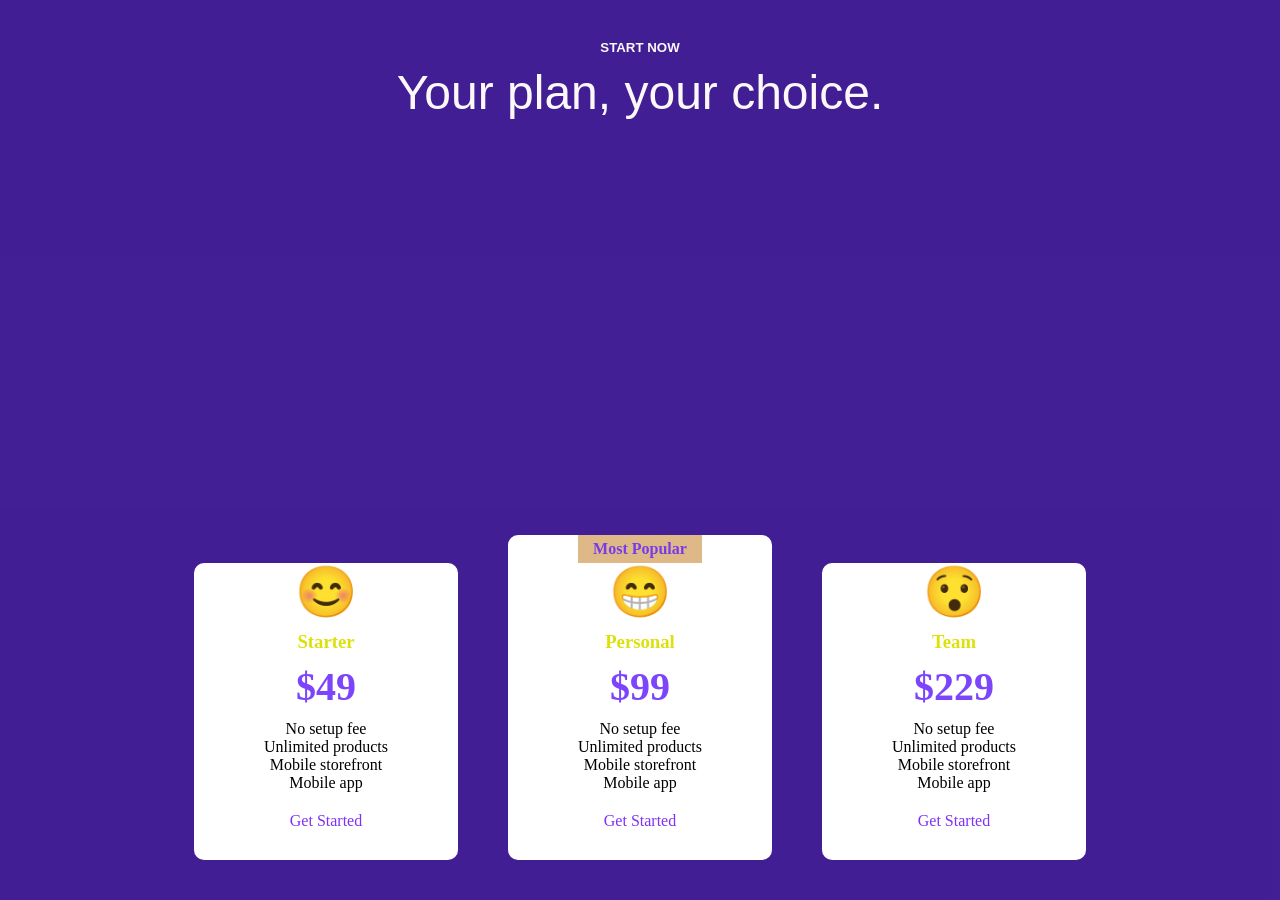
<file: flexbox.html>
<!DOCTYPE html>
<html lang="en">
<head>
    <meta charset="UTF-8">
    <meta name="viewport" content="width=device-width, initial-scale=1.0">
    <title>Flexbox</title>
    <link rel="stylesheet" href="CSS/flexbox.css" type="text/css">
</head>
<body>
    <header>
        <div class="header-content">
            <h5>START NOW</h5>
            <H1>Your plan, your choice.</H1>
        </div>
    </header>
    <div class="container">
        <div class="box">
            <span style="font-size: 50px;">&#x1F60A;</span>
            <h3>Starter</h3>
            <h2>$49</h2>
            <p>No setup fee <br> Unlimited products <br>Mobile storefront <br>Mobile app</p>
            <a href="#">Get Started</a>
        </div>
        <div class="box">
            <h4>Most Popular</h4>
            <span style="font-size: 50px;">&#x1F601;</span>
            <h3>Personal</h3>
            <h2>$99</h2>
            <p>No setup fee <br> Unlimited products <br>Mobile storefront <br>Mobile app</p>
            <a href="#">Get Started</a>
        </div>
        <div class="box">
            <span style="font-size: 50px;">&#x1F62F;</span>
            <h3>Team</h3>
            <h2>$229</h2>
            <p>No setup fee <br> Unlimited products <br>Mobile storefront <br>Mobile app</p>
            <a href="#">Get Started</a>
        </div>
    </div>    
</body>
</html>
</file>
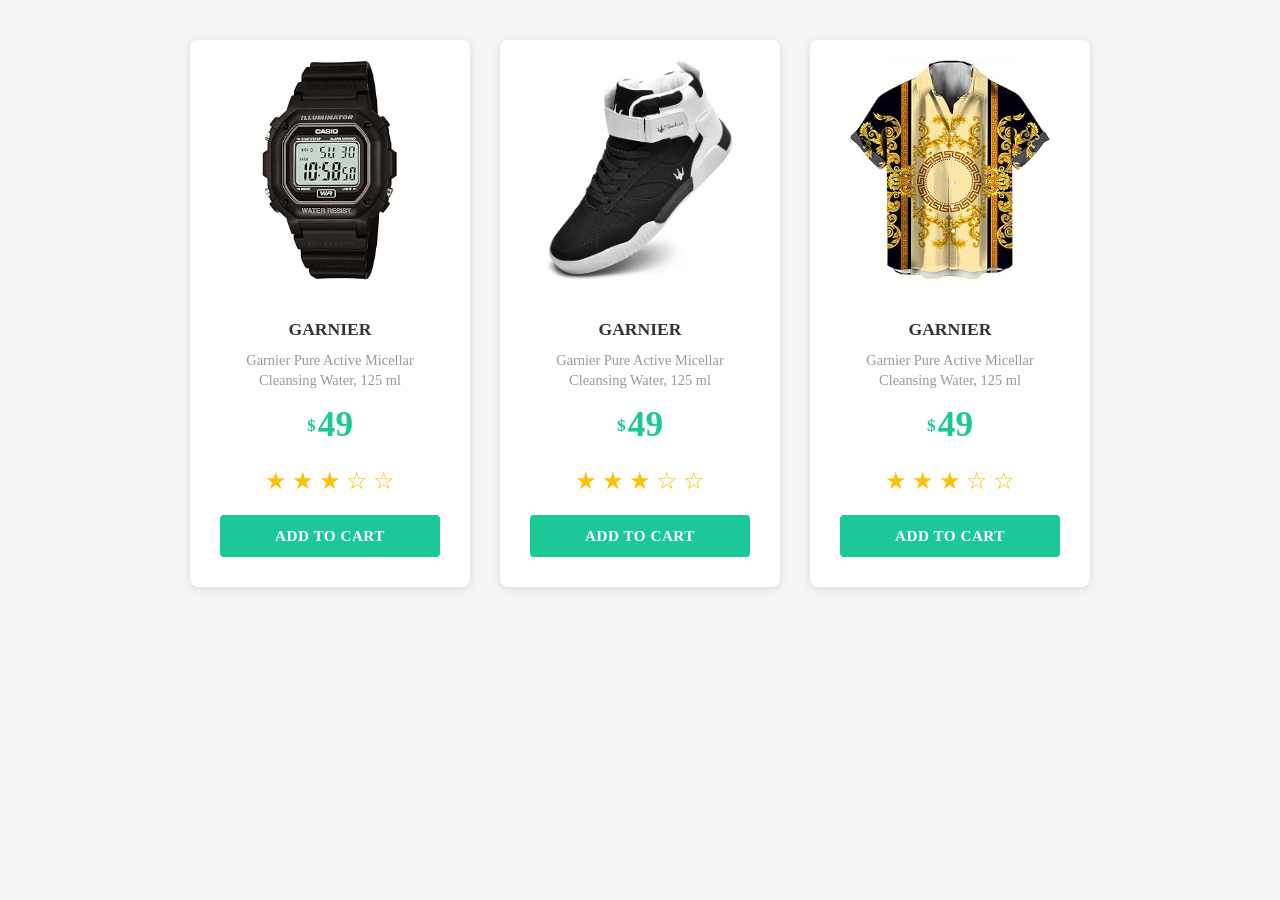
<file: tarjeta.html>
<!DOCTYPE html>
<html lang="en">
<head>
    <meta charset="UTF-8">
    <meta name="viewport" content="width=device-width, initial-scale=1.0">
    <title>Tarjeta</title>
    <link rel="stylesheet" href="CSS/tarjeta.css" type="text/css">
</head>
<body>
    <div class="container">
        <div class="box">
            <img src="imagenes/tarjeta/reloj.jpg" alt="Reloj" class="img">
            <h3>GARNIER</h3>
            <p>Garnier Pure Active Micellar <br> 
            Cleansing Water, 125 ml</p>
            <h2><span class="currency">$</span>49</h2>
            <div>
                <span class="estrellas">&#9733;</span>
                <span class="estrellas">&#9733;</span>
                <span class="estrellas">&#9733;</span>
                <span class="estrellas">&#9734;</span>
                <span class="estrellas">&#9734;</span>
            </div>
            <a href="#">ADD TO CART</a>
        </div>
        <div class="box">
            <img src="imagenes/tarjeta/tenis.jpg" alt="Tenis" class="img">
            <h3>GARNIER</h3>
            <p>Garnier Pure Active Micellar <br> 
            Cleansing Water, 125 ml</p>
            <h2><span class="currency">$</span>49</h2>
            <div>
                <span class="estrellas">&#9733;</span>
                <span class="estrellas">&#9733;</span>
                <span class="estrellas">&#9733;</span>
                <span class="estrellas">&#9734;</span>
                <span class="estrellas">&#9734;</span>
            </div>
            <a href="#">ADD TO CART</a>
        </div>
        <div class="box">
            <img src="imagenes/tarjeta/camiseta.jpg" alt="Camiseta" class="img">
            <h3>GARNIER</h3>
            <p>Garnier Pure Active Micellar <br> 
            Cleansing Water, 125 ml</p>
            <h2><span class="currency">$</span>49</h2>
            <div>
                <span class="estrellas">&#9733;</span>
                <span class="estrellas">&#9733;</span>
                <span class="estrellas">&#9733;</span>
                <span class="estrellas">&#9734;</span>
                <span class="estrellas">&#9734;</span>
            </div>
            <a href="#">ADD TO CART</a>
        </div>
    </div>    
</body>
</html>
</file>
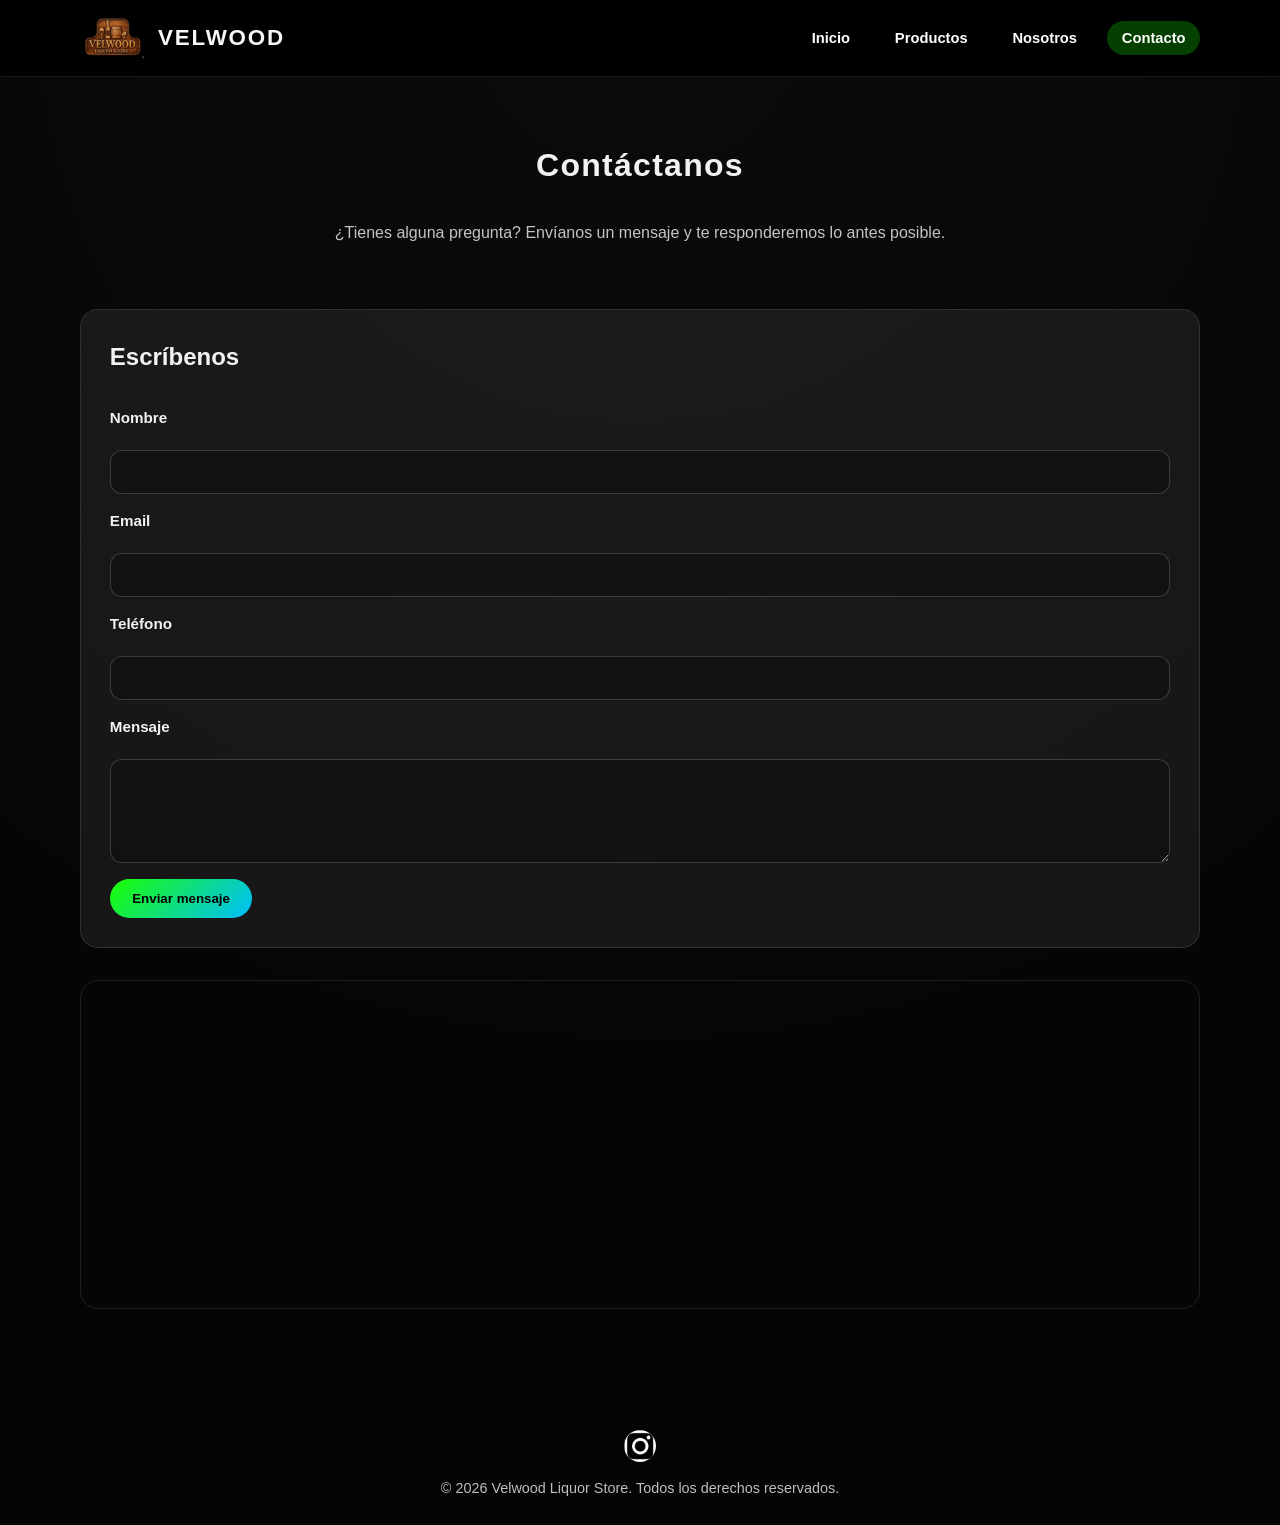
<file: velwood/contacto.html>
<!DOCTYPE html>
<html lang="en">
<head>
    <meta charset="UTF-8">
    <meta name="viewport" content="width=device-width, initial-scale=1.0">
    <link rel="stylesheet" href="CSS/velwoodestilo.css" type="text/css">
    <title>Velwood Liquor Store | Contacto</title>
</head>
<body>
<header class="header">
    <div class="container">
        <nav class="navbar">
            <a href="velwood.html" class="logo"><img src="img/velwood1.png" alt="Velwood logo"><span class="site-title">Velwood</span></a>
            <ul class="nav-links">
                <li><a href="velwood.html">Inicio</a></li>
                <li><a href="productos.html">Productos</a></li>
                <li><a href="nosotros.html">Nosotros</a></li>
                <li><a href="contacto.html" class="active">Contacto</a></li>
            </ul>
        </nav>
    </div>
</header>
<main>
    <section class="section">
        <div class="container">
            <h1 class="section-title">Contáctanos</h1>
            <p style="text-align:center; max-width: 700px; margin: 0 auto 2rem; color: rgba(242,242,242,0.8);">¿Tienes alguna pregunta? Envíanos un mensaje y te responderemos lo antes posible.</p>
            <div class="contact-section">
                <form class="contact-form" action="#" method="post">
                    <h2>Escríbenos</h2>
                    <label for="name">Nombre</label>
                    <input type="text" id="name" name="name" required>

                    <label for="email">Email</label>
                    <input type="email" id="email" name="email" required>

                    <label for="phone">Teléfono</label>
                    <input type="tel" id="phone" name="phone">

                    <label for="message">Mensaje</label>
                    <textarea id="message" name="message" rows="5" required></textarea>

                    <button type="submit">Enviar mensaje</button>
                </form>

                <div class="contact-map">
                    <iframe src="https://www.google.com/maps/embed?pb=!1m18!1m12!1m3!1d17953.316396456274!2d-69.80563711284178!3d18.4929674!2m3!1f0!2f0!3f0!3m2!1i1024!2i768!4f13.1!3m3!1m2!1s0x8eaf8763ae71e967%3A0x911077dbe8482dc7!2sVelwoodliquorstore!5e1!3m2!1ses!2sdo!4v1773759353758!5m2!1ses!2sdo" allowfullscreen="" loading="lazy" referrerpolicy="no-referrer-when-downgrade"></iframe>
                </div>
            </div>
        </div>
    </section>
</main>
<footer class="site-footer">
    <div class="container">
        <div class="social-icons">
            <a href="https://www.instagram.com/velwoodliquorstore1?igsh=YWNtdXJycGJtZHV1"><img src="img/iconoinstagram.jpg" alt="Instagram" class="imgfooter"></a>
        </div>
        <p>&copy; 2026 Velwood Liquor Store. Todos los derechos reservados.</p>
    </div>
</footer>
</body>
</html>
</file>
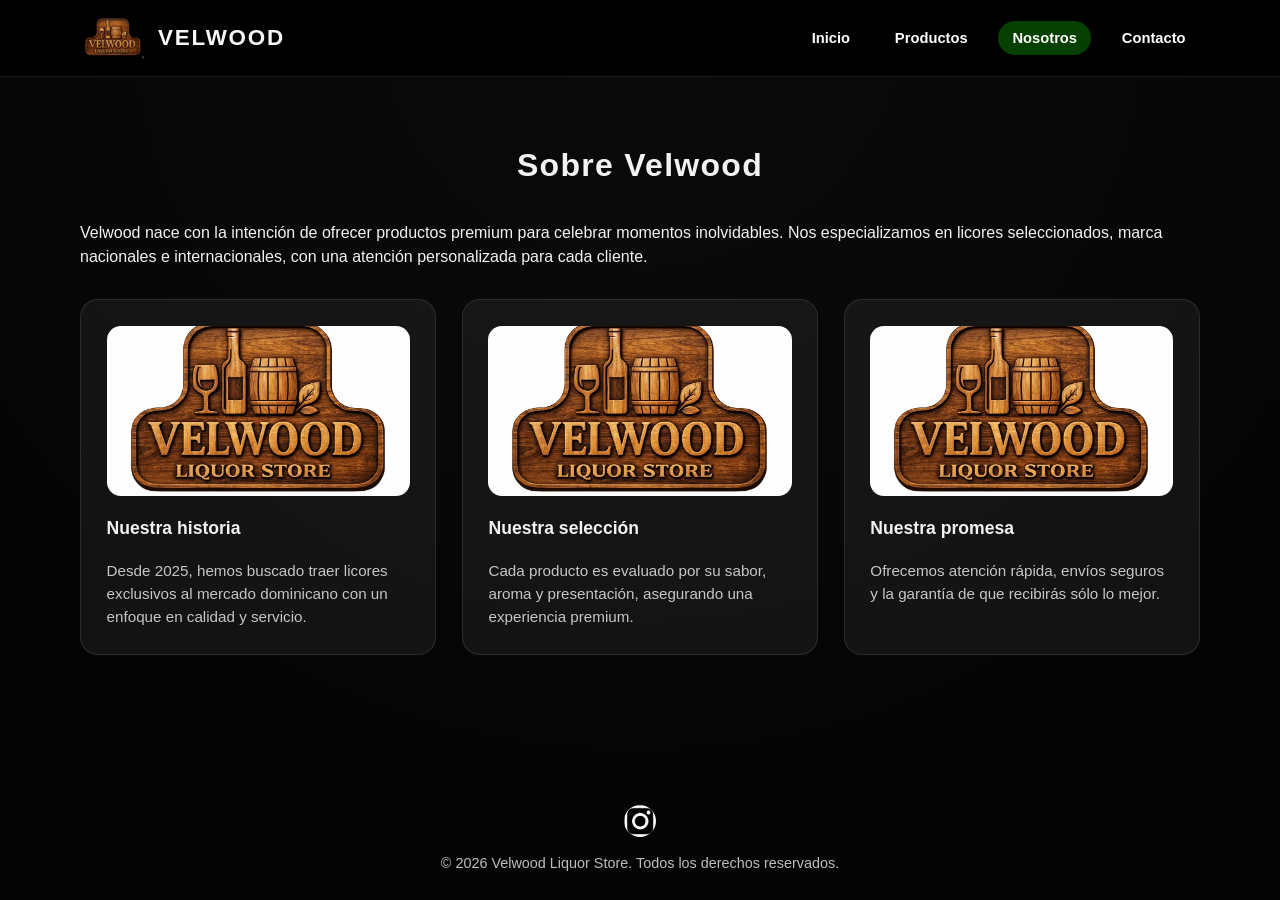
<file: velwood/nosotros.html>
<!DOCTYPE html>
<html lang="en">
<head>
    <meta charset="UTF-8">
    <meta name="viewport" content="width=device-width, initial-scale=1.0">
    <link rel="stylesheet" href="CSS/velwoodestilo.css" type="text/css">
    <title>Velwood Liquor Store | Nosotros</title>
</head>
<body>
<header class="header">
    <div class="container">
        <nav class="navbar">
            <a href="velwood.html" class="logo"><img src="img/velwood1.png" alt="Velwood logo"><span class="site-title">Velwood</span></a>
            <ul class="nav-links">
                <li><a href="velwood.html">Inicio</a></li>
                <li><a href="productos.html">Productos</a></li>
                <li><a href="nosotros.html" class="active">Nosotros</a></li>
                <li><a href="contacto.html">Contacto</a></li>
            </ul>
        </nav>
    </div>
</header>
<main>
    <section class="section">
        <div class="container">
            <h1 class="section-title">Sobre Velwood</h1>
            <p>Velwood nace con la intención de ofrecer productos premium para celebrar momentos inolvidables. Nos especializamos en licores seleccionados, marca nacionales e internacionales, con una atención personalizada para cada cliente.</p>
            <div class="product-grid">
                <article class="product-card">
                    <img src="img/velwood-logo.jpg" alt="Nuestra historia">
                    <h3>Nuestra historia</h3>
                    <p>Desde 2025, hemos buscado traer licores exclusivos al mercado dominicano con un enfoque en calidad y servicio.</p>
                </article>
                <article class="product-card">
                    <img src="img/velwood-logo.jpg" alt="Nuestra selección">
                    <h3>Nuestra selección</h3>
                    <p>Cada producto es evaluado por su sabor, aroma y presentación, asegurando una experiencia premium.</p>
                </article>
                <article class="product-card">
                    <img src="img/velwood-logo.jpg" alt="Nuestra promesa">
                    <h3>Nuestra promesa</h3>
                    <p>Ofrecemos atención rápida, envíos seguros y la garantía de que recibirás sólo lo mejor.</p>
                </article>
            </div>
        </div>
    </section>
</main>
<footer class="site-footer">
    <div class="container">
        <div class="social-icons">
            <a href="https://www.instagram.com/velwoodliquorstore1?igsh=YWNtdXJycGJtZHV1"><img src="img/iconoinstagram.jpg" alt="Instagram" class="imgfooter"></a>
        </div>
        <p>&copy; 2026 Velwood Liquor Store. Todos los derechos reservados.</p>
    </div>
</footer>
</body>
</html>
</file>
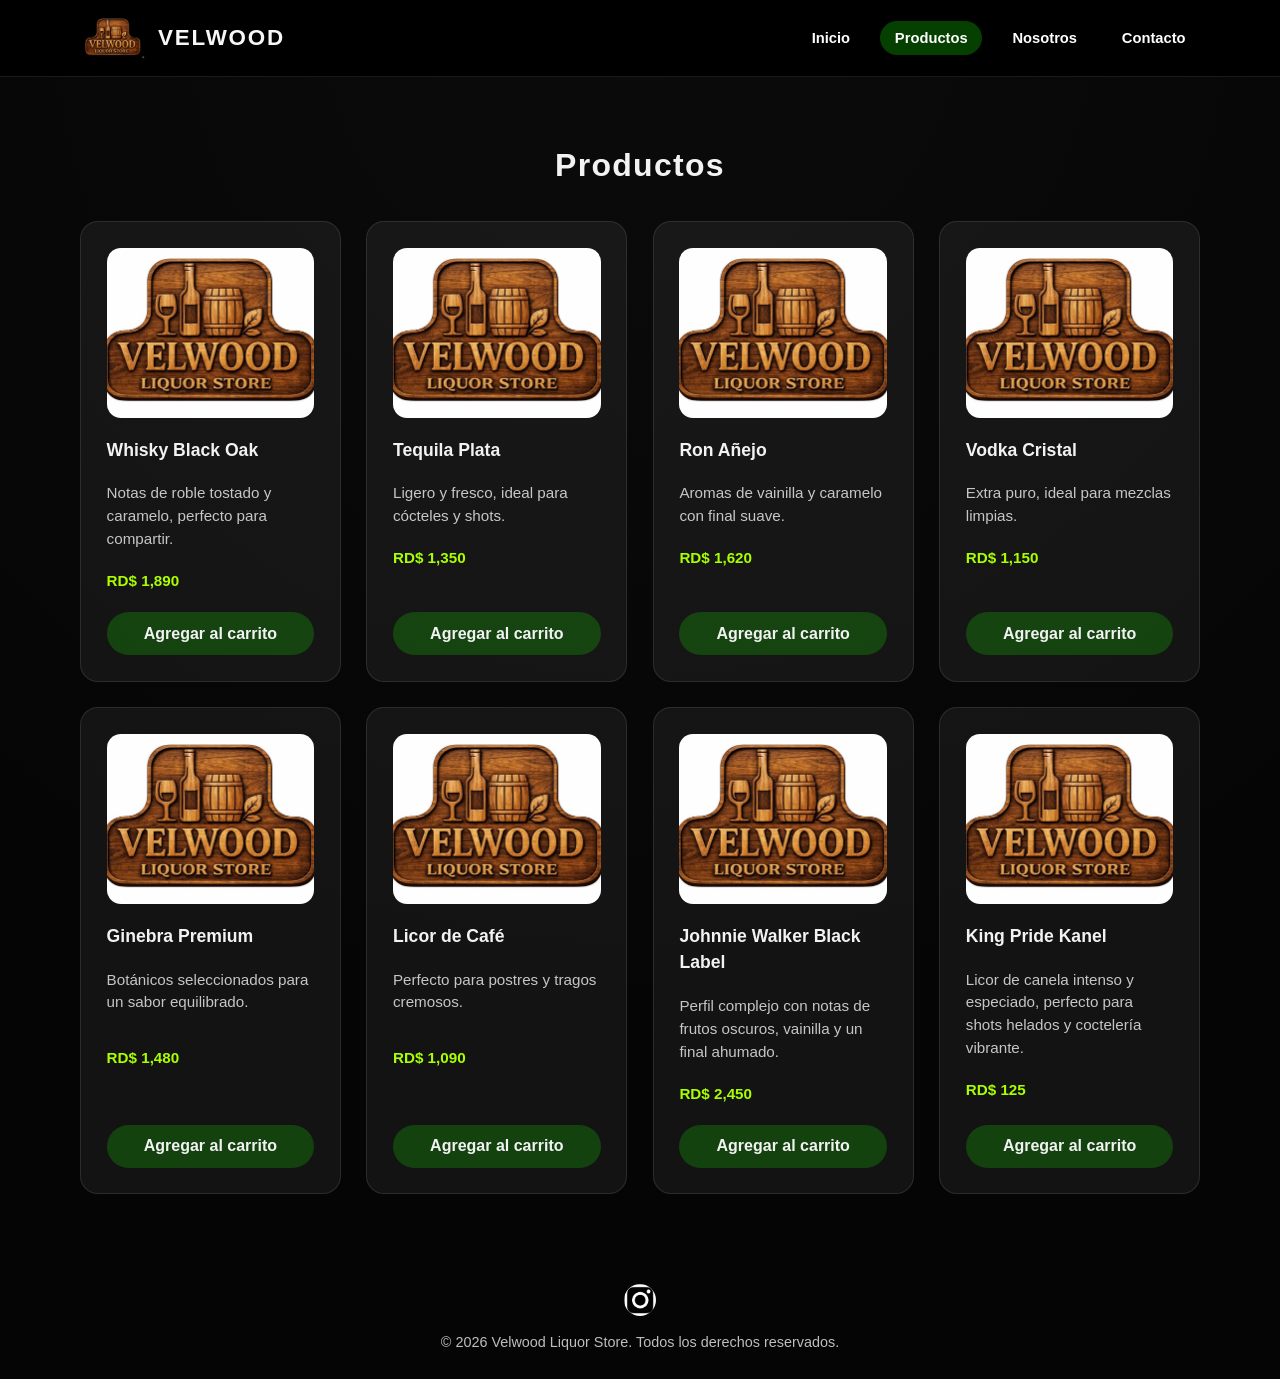
<file: velwood/productos.html>
<!DOCTYPE html>
<html lang="en">
<head>
    <meta charset="UTF-8">
    <meta name="viewport" content="width=device-width, initial-scale=1.0">
    <link rel="stylesheet" href="CSS/velwoodestilo.css" type="text/css">
    <title>Velwood Liquor Store | Productos</title>
</head>
<body>
<header class="header">
    <div class="container">
        <nav class="navbar">
            <a href="velwood.html" class="logo"><img src="img/velwood1.png" alt="Velwood logo"><span class="site-title">Velwood</span></a>
            <ul class="nav-links">
                <li><a href="velwood.html">Inicio</a></li>
                <li><a href="productos.html" class="active">Productos</a></li>
                <li><a href="nosotros.html">Nosotros</a></li>
                <li><a href="contacto.html">Contacto</a></li>
            </ul>
        </nav>
    </div>
</header>
<main>
    <section class="section">
        <div class="container">
            <h1 class="section-title">Productos</h1>
            <div class="product-grid">
                <article class="product-card"><img src="img/velwood-logo.jpg" alt="Whisky Black Oak">
                    <h3>Whisky Black Oak</h3>
                    <p>Notas de roble tostado y caramelo, perfecto para compartir.</p>
                    <p class="price">RD$ 1,890</p>
                    <a class="btn" href="#">Agregar al carrito</a>
                </article>
                <article class="product-card">
                    <img src="img/velwood-logo.jpg" alt="Tequila Plata">
                    <h3>Tequila Plata</h3>
                    <p>Ligero y fresco, ideal para cócteles y shots.</p>
                    <p class="price">RD$ 1,350</p>
                    <a class="btn" href="#">Agregar al carrito</a>
                </article>
                <article class="product-card">
                    <img src="img/velwood-logo.jpg" alt="Ron Añejo">
                    <h3>Ron Añejo</h3>
                    <p>Aromas de vainilla y caramelo con final suave.</p>
                    <p class="price">RD$ 1,620</p>
                    <a class="btn" href="#">Agregar al carrito</a>
                </article>
                <article class="product-card">
                    <img src="img/velwood-logo.jpg" alt="Vodka Cristal">
                    <h3>Vodka Cristal</h3>
                    <p>Extra puro, ideal para mezclas limpias.</p>
                    <p class="price">RD$ 1,150</p>
                    <a class="btn" href="#">Agregar al carrito</a>
                </article>
                <article class="product-card">
                    <img src="img/velwood-logo.jpg" alt="Ginebra Premium">
                    <h3>Ginebra Premium</h3>
                    <p>Botánicos seleccionados para un sabor equilibrado.</p>
                    <p class="price">RD$ 1,480</p>
                    <a class="btn" href="#">Agregar al carrito</a>
                </article>
                <article class="product-card">
                    <img src="img/velwood-logo.jpg" alt="Licor de Café">
                    <h3>Licor de Café</h3>
                    <p>Perfecto para postres y tragos cremosos.</p>
                    <p class="price">RD$ 1,090</p>
                    <a class="btn" href="#">Agregar al carrito</a>
                </article>
                <article class="product-card"><img src="img/velwood-logo.jpg" alt="Whisky Black Oak">
                    <h3>Johnnie Walker Black Label</h3>
                    <p>Perfil complejo con notas de frutos oscuros, vainilla y un final ahumado.</p>
                    <p class="price">RD$ 2,450</p>
                    <a class="btn" href="#">Agregar al carrito</a>
                </article>
                <article class="product-card"><img src="img/velwood-logo.jpg" alt="Whisky Black Oak">
                    <h3>King Pride Kanel</h3>
                    <p>Licor de canela intenso y especiado, perfecto para shots helados y coctelería vibrante.</p>
                    <p class="price">RD$ 125</p>
                    <a class="btn" href="#">Agregar al carrito</a>
                </article>
            </div>
        </div>
    </section>
</main>

<footer class="site-footer">
    <div class="container">
        <div class="social-icons">
            <a href="https://www.instagram.com/velwoodliquorstore1?igsh=YWNtdXJycGJtZHV1"><img src="img/iconoinstagram.jpg" alt="Instagram" class="imgfooter"></a>
        </div>
        <p>&copy; 2026 Velwood Liquor Store. Todos los derechos reservados.</p>
    </div>
</footer>
</body>
</html>
</file>
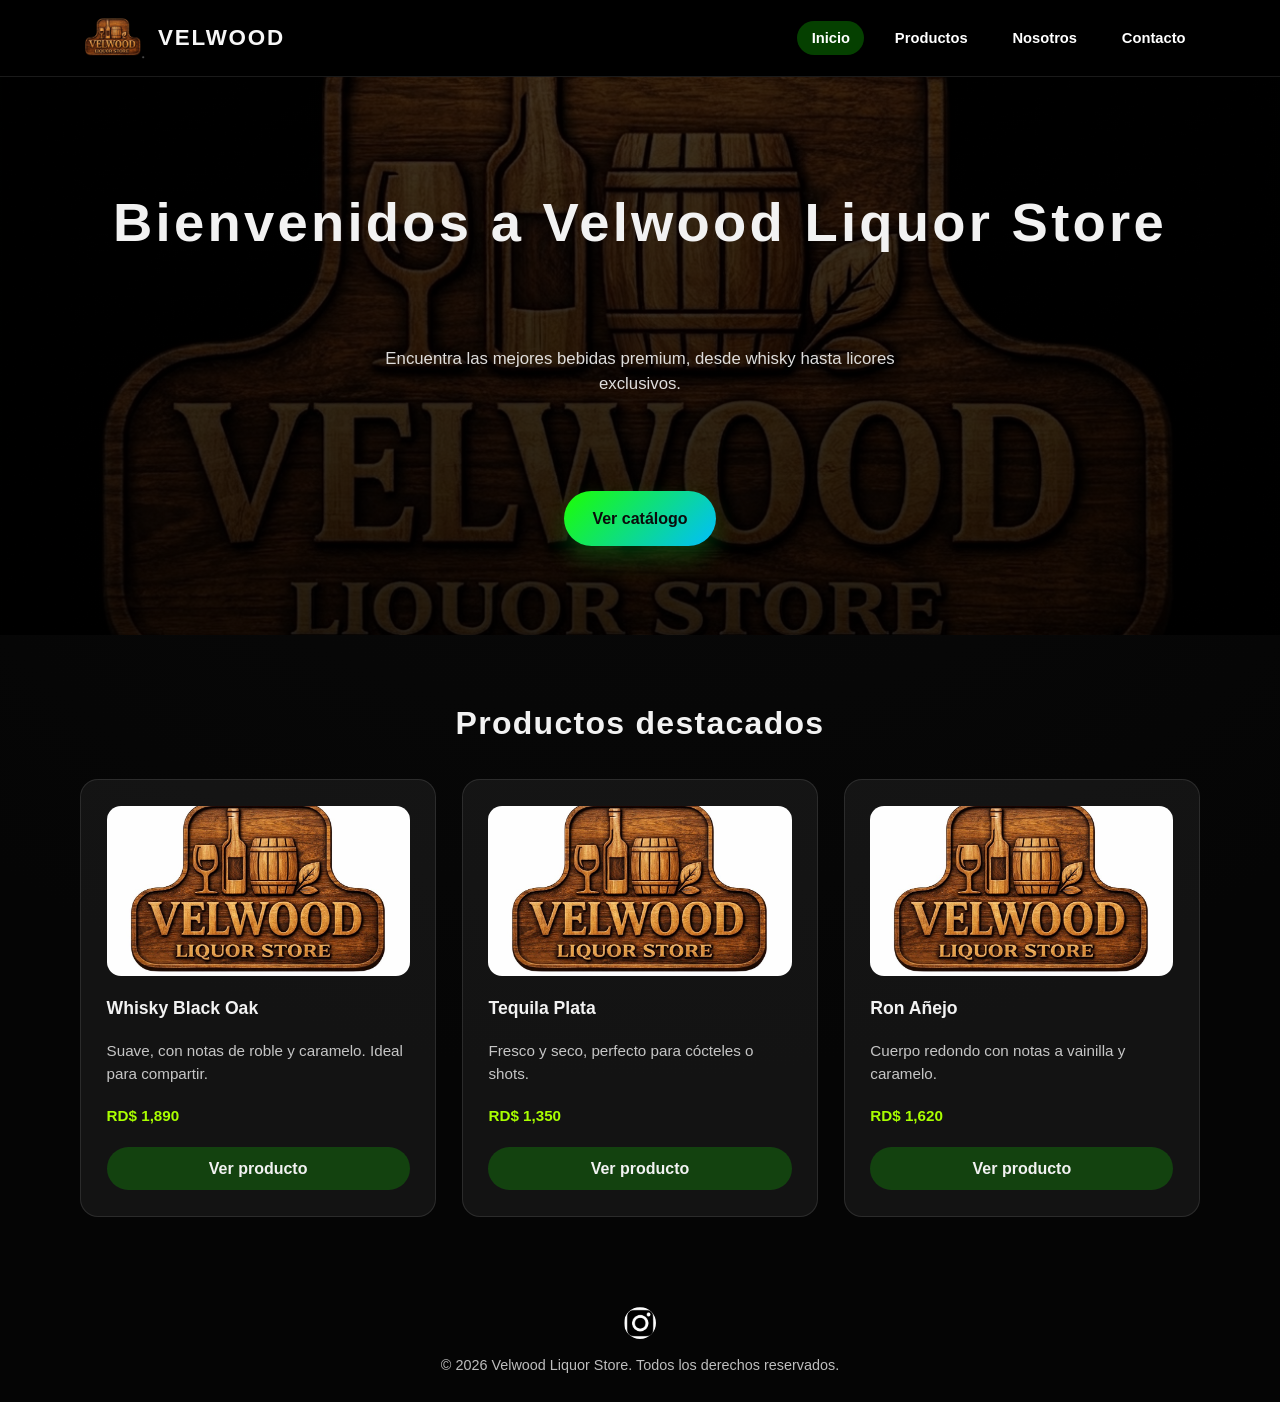
<file: velwood/velwood.html>
<!DOCTYPE html>
<html lang="es">
<head>
    <meta charset="UTF-8">
    <meta name="viewport" content="width=device-width, initial-scale=1.0">
    <title>Velwood Liquor Store | Inicio</title>
    <link rel="stylesheet" href="CSS/velwoodestilo.css" type="text/css">
</head>
<body>
<header class="header">
    <div class="container">
        <nav class="navbar">
            <a href="velwood.html" class="logo"><img src="img/velwood1.png" alt="Velwood logo"><span class="site-title">Velwood</span></a>
            <ul class="nav-links">
                <li><a href="velwood.html" class="active">Inicio</a></li>
                <li><a href="productos.html">Productos</a></li>
                <li><a href="nosotros.html">Nosotros</a></li>
                <li><a href="contacto.html">Contacto</a></li>
            </ul>
        </nav>
    </div>
</header>

<main>
    <section class="hero">
        <h1>Bienvenidos a Velwood Liquor Store</h1>
        <p>Encuentra las mejores bebidas premium, desde whisky hasta licores exclusivos.</p>
        <a href="productos.html" class="btn-cta">Ver catálogo</a>
    </section>
    <section class="section">
        <div class="container">
            <h2 class="section-title">Productos destacados</h2>
            <div class="product-grid">
                <article class="product-card">
                    <img src="img/velwood-logo.jpg" alt="Producto destacado 1">
                    <h3>Whisky Black Oak</h3>
                    <p>Suave, con notas de roble y caramelo. Ideal para compartir.</p>
                    <p class="price">RD$ 1,890</p>
                    <a class="btn" href="productos.html">Ver producto</a>
                </article>
                <article class="product-card">
                    <img src="img/velwood-logo.jpg" alt="Producto destacado 2">
                    <h3>Tequila Plata</h3>
                    <p>Fresco y seco, perfecto para cócteles o shots.</p>
                    <p class="price">RD$ 1,350</p>
                    <a class="btn" href="productos.html">Ver producto</a>
                </article>
                <article class="product-card">
                    <img src="img/velwood-logo.jpg" alt="Producto destacado 3">
                    <h3>Ron Añejo</h3>
                    <p>Cuerpo redondo con notas a vainilla y caramelo.</p>
                    <p class="price">RD$ 1,620</p>
                    <a class="btn" href="productos.html">Ver producto</a>
                </article>
            </div>
        </div>
    </section>
</main>
<footer class="site-footer">
    <div class="container">
        <div class="social-icons">
            <a href="https://www.instagram.com/velwoodliquorstore1?igsh=YWNtdXJycGJtZHV1"><img src="img/iconoinstagram.jpg" alt="Instagram" class="imgfooter"></a>
        </div>
        <p>&copy; 2026 Velwood Liquor Store. Todos los derechos reservados.</p>
    </div>
</footer>
</body>
</html>
</file>
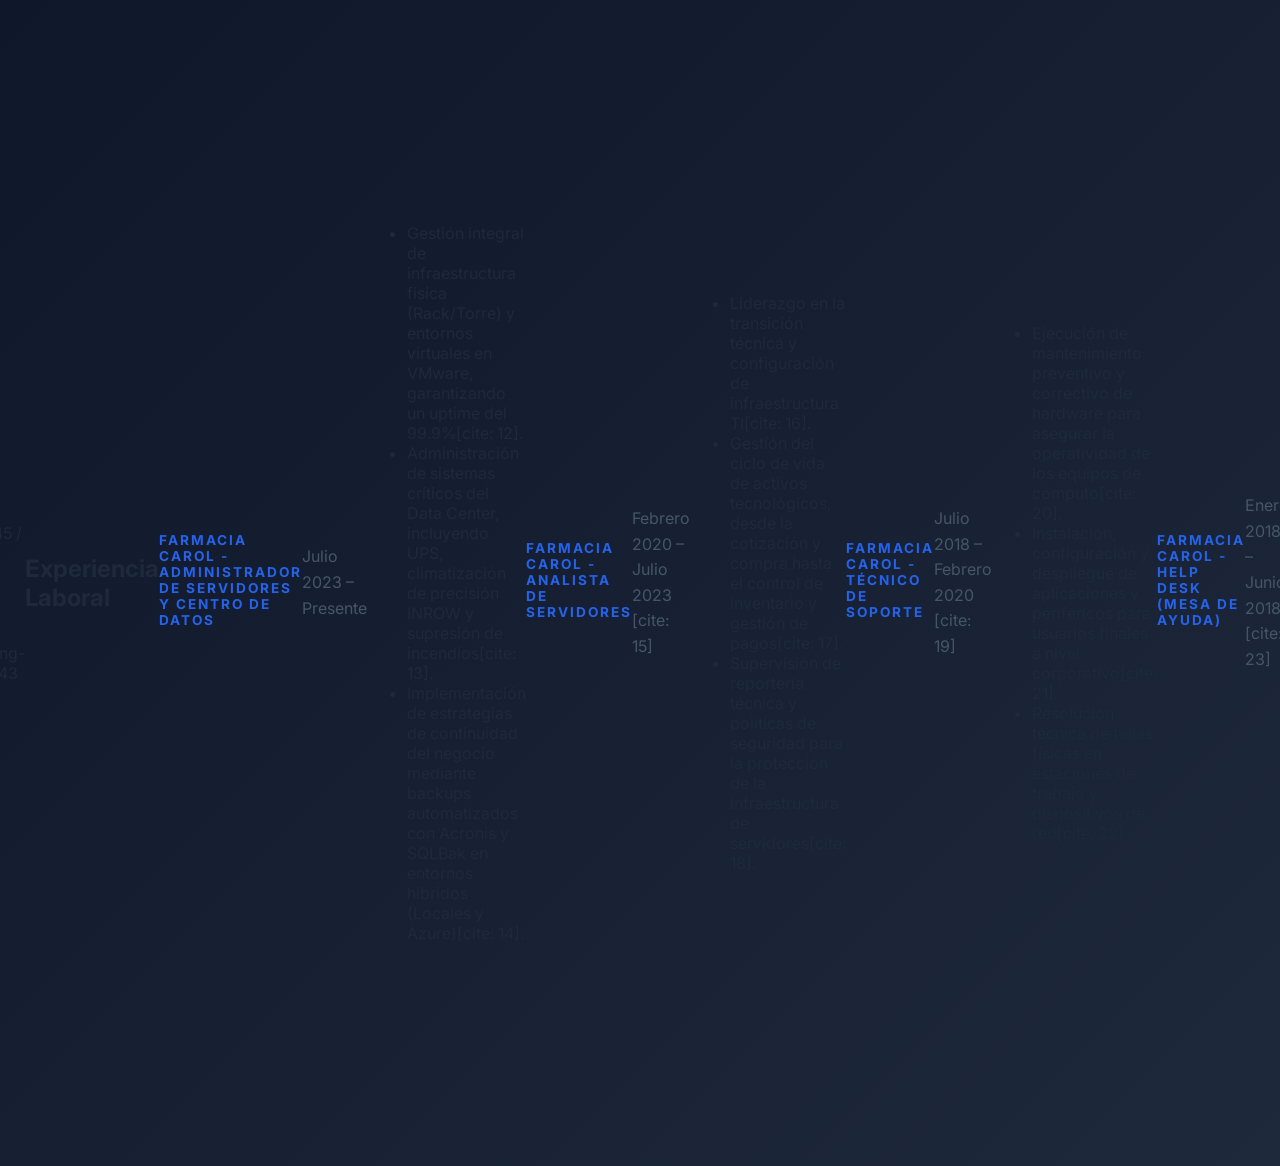
<file: wmgc/prueba.html>
<!DOCTYPE html>
<html lang="es">
<head>
    <meta charset="UTF-8">
    <meta name="viewport" content="width=device-width, initial-scale=1.0">
    <title>Currículum Vitae - Willy Manuel Gómez Cruz</title>
</head>
<body>

    <h1>ING. WILLY MANUEL GÓMEZ CRUZ</h1>
    <p><strong>Ingeniero de Sistemas y Computación</strong></p>

    <h2>Perfil Profesional</h2>
    <p>
        Ingeniero de Sistemas y Computación con más de 7 años de experiencia especializada en administración de servidores, virtualización (VMware) y continuidad del negocio[cite: 3]. Experto en gestión de Data Centers, infraestructura híbrida (Azure) y automatización de backups para entornos de alta disponibilidad[cite: 4].
    </p>

    <h2>Contacto</h2>
    <ul>
        <li>Correo: willymgc@gmail.com [cite: 6]</li>
        <li>Teléfono: 809-819-1245 / 809-413-5447 [cite: 7]</li>
        <li>Ubicación: Santo Domingo, República Dominicana [cite: 8]</li>
        <li>LinkedIn: www.linkedin.com/in/ing-willy-gomez-138832243 [cite: 9]</li>
    </ul>

    <h2>Experiencia Laboral</h2>

    <h3>Farmacia Carol - Administrador de Servidores y Centro de Datos</h3>
    <p>Julio 2023 – Presente </p>
    <ul>
        <li>Gestión integral de infraestructura física (Rack/Torre) y entornos virtuales en VMware, garantizando un uptime del 99.9%[cite: 12].</li>
        <li>Administración de sistemas críticos del Data Center, incluyendo UPS, climatización de precisión INROW y supresión de incendios[cite: 13].</li>
        <li>Implementación de estrategias de continuidad del negocio mediante backups automatizados con Acronis y SQLBak en entornos híbridos (Locales y Azure)[cite: 14].</li>
    </ul>

    <h3>Farmacia Carol - Analista de Servidores</h3>
    <p>Febrero 2020 – Julio 2023 [cite: 15]</p>
    <ul>
        <li>Liderazgo en la transición técnica y configuración de infraestructura TI[cite: 16].</li>
        <li>Gestión del ciclo de vida de activos tecnológicos, desde la cotización y compra hasta el control de inventario y gestión de pagos[cite: 17].</li>
        <li>Supervisión de reportería técnica y políticas de seguridad para la protección de la infraestructura de servidores[cite: 18].</li>
    </ul>

    <h3>Farmacia Carol - Técnico de Soporte</h3>
    <p>Julio 2018 – Febrero 2020 [cite: 19]</p>
    <ul>
        <li>Ejecución de mantenimiento preventivo y correctivo de hardware para asegurar la operatividad de los equipos de cómputo[cite: 20].</li>
        <li>Instalación, configuración y despliegue de aplicaciones y periféricos para usuarios finales a nivel corporativo[cite: 21].</li>
        <li>Resolución técnica de fallas físicas en estaciones de trabajo y dispositivos de red[cite: 22].</li>
    </ul>

    <h3>Farmacia Carol - Help Desk (Mesa de Ayuda)</h3>
    <p>Enero 2018 – Junio 2018 [cite: 23]</p>
    <ul>
        <li>Atención y soporte técnico de primer nivel vía telefónica para la resolución de incidencias de hardware, software y conectividad[cite: 24].</li>
        <li>Gestión de tickets y escalamiento proactivo de problemas complejos a niveles superiores siguiendo protocolos de servicio establecidos[cite: 25].</li>
    </ul>

    <h2>Habilidades Técnicas</h2>
    <ul>
        <li><strong>Infraestructura:</strong> Administración de Servidores, VMware, Data Center Management[cite: 27].</li>
        <li><strong>Cloud & Backup:</strong> Microsoft Azure, Acronis, SQLBak, Recuperación de Desastres[cite: 28].</li>
        <li><strong>Sistemas & DB:</strong> Administración de Bases de Datos, Windows Server[cite: 29].</li>
        <li><strong>Hardware:</strong> Mantenimiento correctivo/preventivo, UPS industriales, Sistemas INROW[cite: 30].</li>
    </ul>

    <h2>Educación y Certificaciones</h2>
    <ul>
        <li>Ingeniería de Sistemas | Universidad Dominicana O&M [cite: 32]</li>
        <li>Diplomado en Administración de Base de Datos | ITLA [cite: 33]</li>
        <li>Azure Administrador | Teorema [cite: 34]</li>
        <li>Certificación SQL Server | W3Schools [cite: 35]</li>
        <li>Cursando HTML | ITLA [cite: 36]</li>
    </ul>

</body>
</html>

<!DOCTYPE html>
<html lang="es">
<head>
    <meta charset="UTF-8">
    <meta name="viewport" content="width=device-width, initial-scale=1.0">
    <title>Ing. Willy Gómez | Portfolio</title>
    <link rel="stylesheet" href="css\estilo.css" type="text/css">
    <link href="https://fonts.googleapis.com/css2?family=Inter:wght@300;400;600;700&display=swap" rel="stylesheet">
</head>
<body>
    <div class="glass-card">
        <header>
            <div class="hero">
                <div class="profile-container">
                    <img src="img\fotobiografia.jpg" alt="Willy Gómez" class="avatar">
                </div>
                <div class="hero-info">
                    <h1>Willy Manuel Gómez Cruz</h1>
                    <p class="tagline">Ingeniero de Sistemas y Computación</p>
                    <div class="contact-grid">
                        <span>📍 Santo Domingo, RD</span>
                        <span>📧 willymgc@gmail.com</span>
                        <span>🔗 <a href="https://www.linkedin.com/in/ing-willy-gomez-138832243" target="_blank">LinkedIn</a></span>
                    </div>
                </div>
            </div>
        </header>

        <main class="content-grid">
            <aside class="left-panel">
                <section>
                    <h3>Especialidades</h3>
                    <div class="skill-bar"><span>VMware / Virtualización</span><div class="bar"><div class="fill" style="width: 95%"></div></div></div>
                    <div class="skill-bar"><span>Data Center Admin</span><div class="bar"><div class="fill" style="width: 90%"></div></div></div>
                    <div class="skill-bar"><span>Azure & Cloud</span><div class="bar"><div class="fill" style="width: 85%"></div></div></div>
                    <div class="skill-bar"><span>Acronis / Backup</span><div class="bar"><div class="fill" style="width: 95%"></div></div></div>
                </section>
                
                <section class="education">
                    <h3>Formación</h3>
                    <p><strong>Ingeniería de Sistemas</strong><br>Univ. Dominicana O&M [cite: 32]</p>
                    <p><strong>Admin. Base de Datos</strong><br>ITLA [cite: 33]</p>
                </section>
            </aside>

            <section class="right-panel">
                <h3>Trayectoria Profesional</h3>
                
                <div class="timeline-item">
                    <div class="time-dot"></div>
                    <div class="job-header">
                        <h4>Administrador de Servidores y Data Center</h4>
                        <span class="company">Farmacia Carol | 2023 - Pres.</span>
                    </div>
                    <p>Gestión de infraestructura crítica (Rack/Torre) y entornos VMware con disponibilidad del 99.9%[cite: 11, 12]. Control de sistemas UPS, climatización INROW y supresión de incendios[cite: 13].</p>
                </div>

                <div class="timeline-item">
                    <div class="time-dot"></div>
                    <div class="job-header">
                        <h4>Analista de Servidores</h4>
                        <span class="company">Farmacia Carol | 2020 - 2023</span>
                    </div>
                    <p>Liderazgo en transición técnica, gestión de ciclo de vida de activos y políticas de seguridad perimetral[cite: 15, 16, 18].</p>
                </div>
            </section>
        </main>
    </div>
</body>
</html>
</file>
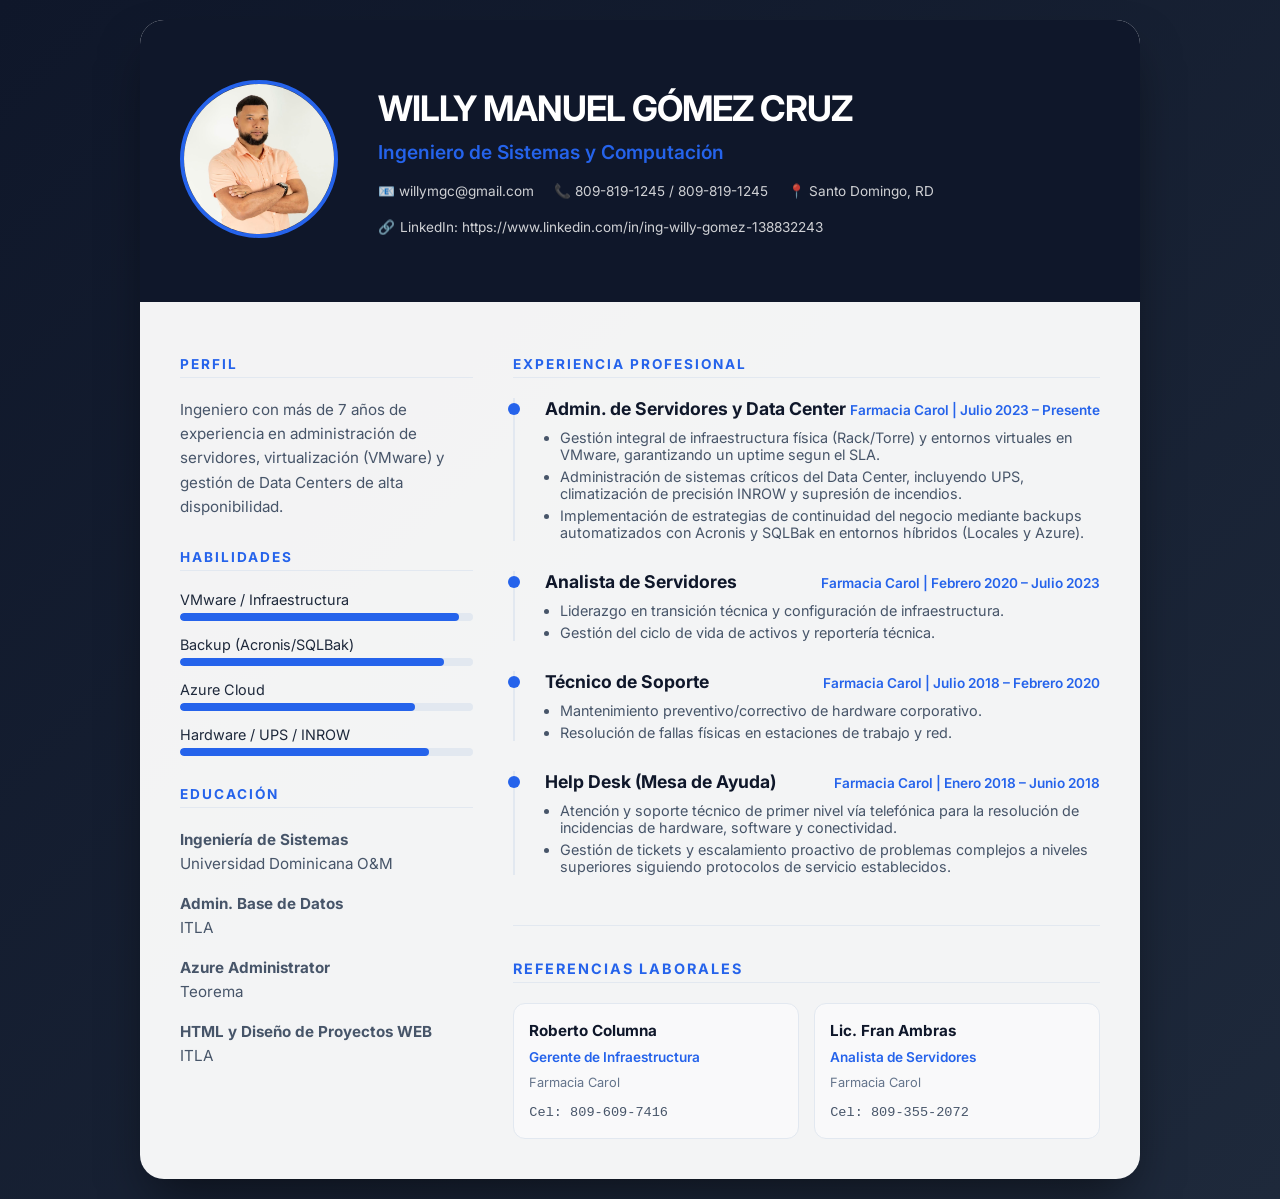
<file: wmgc/wmgc.html>
<!DOCTYPE html>
<html lang="es">
<head>
    <meta charset="UTF-8">
    <meta name="viewport" content="width=device-width, initial-scale=1.0">
    <title>CV - Ing. Willy Gómez</title>
    <link href="https://fonts.googleapis.com/css2?family=Inter:wght@300;400;600;700&display=swap" rel="stylesheet">
    <style>
        :root {
            --dark: #0f172a;
            --card-bg: rgba(255, 255, 255, 0.95);
            --accent: #2563eb;
            --text-main: #1e293b;
            --text-muted: #64748b;
        }

        body {
            background: linear-gradient(135deg, #0f172a 0%, #1e293b 100%);
            font-family: 'Inter', sans-serif;
            color: var(--text-main);
            display: flex;
            justify-content: center;
            align-items: center;
            min-height: 100vh;
            margin: 0;
            padding: 20px;
        }

        .glass-card {
            background: var(--card-bg);
            max-width: 1000px;
            width: 100%;
            border-radius: 24px;
            box-shadow: 0 25px 50px -12px rgba(0, 0, 0, 0.5);
            overflow: hidden;
        }

        /* Hero Section */
        .hero {
            background: var(--dark);
            padding: 60px 40px;
            color: white;
            display: flex;
            gap: 40px;
            align-items: center;
        }

        .avatar {
            width: 150px;
            height: 150px;
            border-radius: 50%;
            border: 4px solid var(--accent);
            object-fit: cover;
            background-color: #334155; /* Fondo temporal si no hay imagen */
        }

        .hero-info h1 { margin: 0; font-size: 2.2rem; letter-spacing: -1px; color: white; }
        .tagline { color: var(--accent); font-weight: 600; font-size: 1.2rem; margin: 8px 0; }

        .contact-grid { display: flex; flex-wrap: wrap; gap: 20px; font-size: 0.85rem; opacity: 0.8; margin-top: 15px; }
        .contact-grid span { display: flex; align-items: center; gap: 5px; }
        .contact-grid a { color: white; text-decoration: none; }
        .contact-grid a:hover { text-decoration: underline; }

        /* Layout de Contenido */
        .content-grid {
            display: grid;
            grid-template-columns: 1fr 2fr;
            gap: 40px;
            padding: 40px;
        }

        h3 {
            text-transform: uppercase;
            font-size: 0.85rem;
            letter-spacing: 2px;
            color: var(--accent);
            margin-bottom: 20px;
            border-bottom: 1px solid #e2e8f0;
            padding-bottom: 5px;
        }

        /* Barras de Habilidades */
        .skill-bar { margin-bottom: 15px; font-size: 0.9rem; }
        .bar { 
            height: 8px; background: #e2e8f0; border-radius: 10px; margin-top: 5px; overflow: hidden;
        }
        .fill { 
            height: 100%; background: var(--accent); border-radius: 10px; 
        }

        /* Timeline de Experiencia */
        .timeline-item {
            position: relative;
            padding-left: 30px;
            border-left: 2px solid #e2e8f0;
            margin-bottom: 30px;
        }

        .time-dot {
            position: absolute;
            left: -7px; top: 5px;
            width: 12px; height: 12px;
            background: var(--accent);
            border-radius: 50%;
        }

        .job-header { display: flex; justify-content: space-between; align-items: baseline; margin-bottom: 10px; }
        .job-header h4 { margin: 0; font-size: 1.1rem; color: var(--dark); }
        .company { font-size: 0.85rem; color: var(--accent); font-weight: 600; }
        
        .timeline-item ul { padding-left: 15px; margin-top: 10px; }
        .timeline-item li { font-size: 0.9rem; color: #475569; margin-bottom: 5px; }

        p { line-height: 1.6; color: #475569; font-size: 0.95rem; }

        /* Responsividad */
        @media (max-width: 768px) {
            .hero { flex-direction: column; text-align: center; padding: 40px 20px; }
            .content-grid { grid-template-columns: 1fr; padding: 20px; }
            .contact-grid { justify-content: center; }
            .job-header { flex-direction: column; gap: 5px; }
        }
    </style>
</head>
<body>

    <div class="glass-card">
        <header class="hero">
            <div class="profile-container">
                <img src="img/fotobiografia.jpg" alt="Ing. Willy Gómez" class="avatar">
            </div>
            <div class="hero-info">
                <h1>WILLY MANUEL GÓMEZ CRUZ</h1>
                <p class="tagline">Ingeniero de Sistemas y Computación</p>
                <div class="contact-grid">
                    <span>📧 willymgc@gmail.com</span>
                    <span>📞 809-819-1245 / 809-819-1245</span>
                    <span>📍 Santo Domingo, RD</span>
                    <span>🔗 <a href="https://www.linkedin.com/in/ing-willy-gomez-138832243" target="_blank">LinkedIn: https://www.linkedin.com/in/ing-willy-gomez-138832243</a></span>
                </div>
            </div>
        </header>

        <main class="content-grid">
            <aside class="left-panel">
                <section>
                    <h3>Perfil</h3>
                    <p>Ingeniero con más de 7 años de experiencia en administración de servidores, virtualización (VMware) y gestión de Data Centers de alta disponibilidad.</p>
                </section>

                <section style="margin-top: 30px;">
                    <h3>Habilidades</h3>
                    <div class="skill-bar"><span>VMware / Infraestructura</span><div class="bar"><div class="fill" style="width: 95%"></div></div></div>
                    <div class="skill-bar"><span>Backup (Acronis/SQLBak)</span><div class="bar"><div class="fill" style="width: 90%"></div></div></div>
                    <div class="skill-bar"><span>Azure Cloud</span><div class="bar"><div class="fill" style="width: 80%"></div></div></div>
                    <div class="skill-bar"><span>Hardware / UPS / INROW</span><div class="bar"><div class="fill" style="width: 85%"></div></div></div>
                </section>

                <section style="margin-top: 30px;">
                    <h3>Educación</h3>
                    <p><strong>Ingeniería de Sistemas</strong><br>Universidad Dominicana O&M</p>
                    <p><strong>Admin. Base de Datos</strong><br>ITLA</p>
                    <p><strong>Azure Administrator</strong><br>Teorema</p>
                    <p><strong>HTML y Diseño de Proyectos WEB</strong><br>ITLA</p>
                </section>
            </aside>

            <section class="right-panel">
                <h3>Experiencia Profesional</h3>
                
                <div class="timeline-item">
                    <div class="time-dot"></div>
                    <div class="job-header">
                        <h4>Admin. de Servidores y Data Center</h4>
                        <span class="company">Farmacia Carol | Julio 2023 – Presente</span>
                    </div>
                    <ul>
                        <li>Gestión integral de infraestructura física (Rack/Torre) y entornos virtuales en VMware, garantizando un uptime segun el SLA.</li>
                        <li>Administración de sistemas críticos del Data Center, incluyendo UPS, climatización de precisión INROW y supresión de incendios.</li>
                        <li>Implementación de estrategias de continuidad del negocio mediante backups automatizados con Acronis y SQLBak en entornos híbridos (Locales y Azure).</li>
                    </ul>
                </div>

                <div class="timeline-item">
                    <div class="time-dot"></div>
                    <div class="job-header">
                        <h4>Analista de Servidores</h4>
                        <span class="company">Farmacia Carol | Febrero 2020 – Julio 2023</span>
                    </div>
                    <ul>
                        <li>Liderazgo en transición técnica y configuración de infraestructura.</li>
                        <li>Gestión del ciclo de vida de activos y reportería técnica.</li>
                    </ul>
                </div>

                <div class="timeline-item">
                    <div class="time-dot"></div>
                    <div class="job-header">
                        <h4>Técnico de Soporte</h4>
                        <span class="company">Farmacia Carol | Julio 2018 – Febrero 2020</span>
                    </div>
                    <ul>
                        <li>Mantenimiento preventivo/correctivo de hardware corporativo.</li>
                        <li>Resolución de fallas físicas en estaciones de trabajo y red.</li>
                    </ul>
                </div>

                <div class="timeline-item">
                <div class="time-dot"></div>
                <div class="job-header">
                    <h4>Help Desk (Mesa de Ayuda)</h4>
                    <span class="company">Farmacia Carol | Enero 2018 – Junio 2018</span>
                </div>
                    <ul>
                        <li>Atención y soporte técnico de primer nivel vía telefónica para la resolución de incidencias de hardware, software y conectividad.</li>
                        <li>Gestión de tickets y escalamiento proactivo de problemas complejos a niveles superiores siguiendo protocolos de servicio establecidos.</li>
                    </ul>
                </div>
                <div class="references-container" style="margin-top: 50px; border-top: 1px solid #e2e8f0; padding-top: 20px;">
                    <h3 style="color: var(--accent); font-size: 0.9rem; letter-spacing: 2px; text-transform: uppercase; margin-bottom: 20px;">
                        Referencias Laborales
                    </h3>
                    
                    <div class="ref-grid" style="display: grid; grid-template-columns: repeat(auto-fit, minmax(220px, 1fr)); gap: 15px;">
                        
                        <div class="ref-card" style="background: rgba(255,255,255,0.5); padding: 15px; border-radius: 12px; border: 1px solid #e2e8f0;">
                            <p style="margin: 0; font-weight: 700; color: var(--dark);">Roberto Columna</p>
                            <p style="margin: 4px 0; font-size: 0.85rem; color: var(--accent); font-weight: 600;">Gerente de Infraestructura</p>
                            <p style="margin: 0; font-size: 0.8rem; color: var(--text-muted);">Farmacia Carol</p>
                            <p style="margin: 8px 0 0; font-size: 0.85rem; font-family: monospace;">Cel: 809-609-7416</p>
                        </div>
                        <div class="ref-card" style="background: rgba(255,255,255,0.5); padding: 15px; border-radius: 12px; border: 1px solid #e2e8f0;">
                            <p style="margin: 0; font-weight: 700; color: var(--dark);">Lic. Fran Ambras</p>
                            <p style="margin: 4px 0; font-size: 0.85rem; color: var(--accent); font-weight: 600;">Analista de Servidores</p>
                            <p style="margin: 0; font-size: 0.8rem; color: var(--text-muted);">Farmacia Carol</p>
                            <p style="margin: 8px 0 0; font-size: 0.85rem; font-family: monospace;">Cel: 809-355-2072</p>
                        </div>
                    </div>
                </div>
            </section>
            
        </main>
    </div>

</body>
</html>
</file>
<file: CSS/flexbox.css>
/* margen general */
* {
    margin: 0;
    padding: 0;
    box-sizing: border-box;
}

html, body {
    height: 100%;           /* full viewport height */
}

body {
    display: flex;
    flex-direction: column;
}

header {
    background-color: #3f1b93fb; 
    color: #fcf8f8; 
    text-align: center;
    padding: 40px 0 1px 0;
    font-family: Arial, Helvetica, sans-serif;
}
.container {
    background-color: #3f1b93fb; 
    padding: 0 10px 40px 10px;
    display: flex; 
    flex: 1; 
    width: 100%; 
    gap: 50px; 
    align-items: flex-end;
    justify-content: center; 
}
.box {
    background-color: #ffffff; 
    color: #000000;
    text-align: center;
    gap: 10px;
    padding: 0 70px 20px 70px;
    border-radius: 10px;
}
h4 {
    color: #6525fcd9;
    background-color: burlywood;
    padding: 5px 10px 5px 10px;
    margin-top: 0%;
}
h3 {
    color: #dde10a;
    margin: 10px 0;
}
h2 {
    color: #6525fcd9;
    margin: 10px 0;
    font-size: 2.5em;
    position: relative;
}
.currency {
    font-size: 0.5em;
    display: inline-block;
    position: relative;
    top: 0%;
}
h1 {
    color: #fcf8f8;
    font: 3em sans-serif;
    margin: 10px 0;
}
a {
    display: inline-block;
    margin-top: 40px;
    padding: 10px 20px;
    color: #6a0cf6d9;
    text-decoration: none;
    border-radius: 5px;
    margin-top: 10px;
}   
a:hover {
    background-color: #6a0cf6d9;
    color: #ffffff;
    transform: scale(1.05);
    box-shadow: 3px 3px 5px 3px rgba(249, 249, 249, 0.771);

}
</file>
<file: CSS/tarjeta.css>
/* margen general */
* {
    margin: 0;
    padding: 0;
    box-sizing: border-box;
}

html, body {
    height: 100%;           /* full viewport height */
}

body {
    display: flex;
    flex-direction: column;
}
.container {
    background-color: #f5f5f5; /* color de fondo*/
    padding: 40px 10px;/* Espacio dentro del contenedor para separar el contenido de los bordes*/
    display: flex; /* Esto convierte el contenedor en un contenedor flexible */
    flex: 1; /* crecer para llenar la pantalla restante debajo del header */
    width: 100%; /* Esto hace que el contenedor ocupe toda la anchura disponible */
    gap: 30px; /* Espacio entre los elementos flexibles */
    align-items: flex-start; /* Esto alinea los elementos flexibles al inicio del contenedor */
    justify-content: center; /* Esto centra los elementos flexibles horizontalmente dentro del contenedor */
    flex-wrap: wrap;
}
.box {
    background-color: #ffffff; /* color de fondo*/
    color: #666666; /* Colores del texto*/
    text-align: center;/* alinear el texto al centro*/
    padding: 20px 30px 30px 30px; /* Espacio dentro de cada caja para separar el contenido de los bordes*/
    border-radius: 8px; /* Bordes redondeados para cada caja*/
    width: 280px; /* Ancho fijo de la tarjeta */
    box-shadow: 0 2px 8px rgba(0, 0, 0, 0.1); /* Sombra suave */
    transition: transform 0.3s ease, box-shadow 0.3s ease;
}
.box:hover h2 {
    color: #033827; /* Un tono más oscuro o el que prefieras */
    transition: color 0.3s ease;
}

/* Cuando el mouse entra en la .box, el enlace (banda inferior) cambia de color */
.box:hover a {
    background-color: #033827; /* Cambia al color de la banda inferior al pasar el mouse */
    transform: scale(1.02);
}
.box:hover {
    transform: translateY(-5px);
    box-shadow: 0 8px 16px rgba(0, 0, 0, 0.15);
}
h3 {
    color: #333333; /* Color del texto del h3 */
    margin: 15px 0 10px 0; /* Espacio arriba y abajo del h3 para separar el texto de otros elementos */
    font-size: 1.1em;
    font-weight: 600;
}
p {
    color: #999999;
    font-size: 0.9em;
    margin: 8px 0 15px 0;
    line-height: 1.4;
}
.img {
    width: 100%;
    max-width: 220px;
    height: 220px;
    object-fit: contain;
    margin-bottom: 20px;
}
/* Estrellas */
.estrellas {
    display: inline-block;
    margin-top: 12px;
    color: #ffc107;
    font-size: 1.5em;
    letter-spacing: 1px;
}
a {
    display: block;
    margin-top: 20px;
    padding: 12px 20px; 
    color: #ffffff; 
    text-decoration: none; 
    border-radius: 4px; 
    background-color: #1cc898;
    font-weight: 600;
    font-size: 0.95em;
    letter-spacing: 0.5px;
    transition: background-color 0.3s ease, transform 0.3s ease;
}   
h2 {
    color: #1cc898;
    margin: 15px 0 10px 0;
    font-size: 2.2em;
    position: relative;
}
.currency {
    font-size: 0.5em;
    display: inline-block;
    position: relative;
    top: -5px;
    margin-right: 2px;
}
</file>
<file: velwood/CSS/velwoodestilo.css>
* {
    margin: 0;
    padding: 0;
    box-sizing: border-box;
}
body {
    display: flex;
    flex-direction: column;
    min-height: 100vh;
    font-family: 'Segoe UI', Tahoma, Geneva, Verdana, sans-serif;
    background: radial-gradient(circle at top, #0b0b0b, #050505 70%);
    color: #f2f2f2;
    line-height: 1.5;
}
main {
    flex: 1;
}
footer {
    flex-shrink: 0;
}
a {
    color: white;
    text-decoration: none;
}
img {
    display: block;
    max-width: 100%;
    height: auto ;
}
.container {
    width: min(1120px, 100% - 2rem);
    margin: 0 auto;
}
.header {
    background: rgb(0, 0, 0);
    backdrop-filter: blur(12px);
    position: sticky;
    top: 0;
    z-index: 100;
    border-bottom: 1px solid rgba(255, 255, 255, 0.1);
}
.navbar {
    display: flex;
    align-items: center;
    justify-content: space-between;
    padding: 1rem 0;
}
.logo {
    display: flex;
    align-items: center;
    gap: 0.75rem;
}
.logo img {
    height: 44px;
    width: auto;
}
.site-title {
    font-size: 1.4rem;
    font-weight: 700;
    letter-spacing: 0.08em;
    text-transform: uppercase;
    color: #f7f7f7;
}
.nav-links {
    display: flex;
    gap: 1rem;
    list-style: none;
}
.nav-links a {
    font-weight: 600;
    font-size: 0.92rem;
    padding: 0.55rem 0.9rem;
    border-radius: 999px;
    transition: transform 0.2s ease, background 0.25s ease;
}
.nav-links a:hover,
.nav-links a.active {
    background: rgba(21, 254, 0, 0.25);
    transform: translateY(-1px);
}
.hero {
    min-height: 62vh;
    display: grid;
    place-items: center;
    text-align: center;
    padding: 4.5rem 1.5rem 3.5rem;
    background: linear-gradient(180deg, rgba(0, 0, 0, 0.75), rgba(0, 0, 0, 0.85)),
    url('../img/velwood1.png') center/cover no-repeat; /*este es para que se vea el fondo de la pagina de inicio*/
}
.hero h1 {
    font-size: clamp(2rem, 5vw, 3.4rem);
    margin-bottom: 1rem;
    letter-spacing: 0.06em;
}

.hero p {
    max-width: 560px;
    margin: 0 auto 1.8rem;
    font-size: 1.05rem;
    color: rgba(244, 244, 244, 0.9);
}

.btn-cta {
    display: inline-block;
    padding: 0.95rem 1.8rem;
    border-radius: 999px;
    background: linear-gradient(135deg, #1cff00, #00bdff);
    color: #0b0b0b;
    font-weight: 700;
    box-shadow: 0 12px 24px rgba(0, 255, 45, 0.2);
    transition: transform 0.2s ease, box-shadow 0.2s ease;
}

.btn-cta:hover {
    transform: translateY(-2px);
    box-shadow: 0 18px 32px rgba(0, 255, 45, 0.25);
}

/* ====== SECTIONS ====== */
.section {
    padding: 4rem 0;
}

.section-title {
    font-size: 2rem;
    text-align: center;
    margin-bottom: 2rem;
    letter-spacing: 0.04em;
}

/* ====== PRODUCT GRID ====== */
.product-grid {
    display: grid;
    grid-template-columns: repeat(auto-fit, minmax(220px, 1fr));
    gap: 1.6rem;
    margin-top: 30px;
}

.product-card {
    background: rgba(255, 255, 255, 0.06);
    border: 1px solid rgba(255, 255, 255, 0.1);
    border-radius: 18px;
    padding: 1.6rem;
    display: flex;
    flex-direction: column;
    gap: 1.2rem;
    transition: transform 0.2s ease, box-shadow 0.2s ease;
}

.product-card:hover {
    transform: translateY(-6px);
    box-shadow: 0 18px 40px rgba(0, 0, 0, 0.35);
}

.product-card img {
    border-radius: 14px;
    object-fit: cover;
    height: 170px;
    width: 100%;
}

.product-card h3 {
    font-size: 1.1rem;
}

.product-card p {
    color: rgba(242, 242, 242, 0.8);
    font-size: 0.95rem;
    flex: 1;
}

.product-card .price {
    font-weight: 700;
    color: #a9ff00;
}

.product-card .btn {
    display: inline-block;
    padding: 0.6rem 1.1rem;
    border-radius: 999px;
    background: rgba(21, 254, 0, 0.2);
    color: #f2f2f2;
    text-align: center;
    font-weight: 700;
    transition: background 0.2s ease;
}

.product-card .btn:hover {
    background: rgba(21, 254, 0, 0.35);
}

/* ====== CONTACT ====== */
.contact-section {
    display: grid;
    gap: 2rem;
    padding: 2rem 0;
}

.contact-form {
    background: rgba(255, 255, 255, 0.07);
    border: 1px solid rgba(255, 255, 255, 0.1);
    border-radius: 18px;
    padding: 1.8rem;
    display: flex;
    flex-direction: column;
    gap: 1rem;
}

.contact-form h2 {
    margin-bottom: 1rem;
}

.contact-form label {
    font-weight: 600;
    font-size: 0.95rem;
    margin-bottom: 0.25rem;
}

.contact-form input,
.contact-form textarea {
    width: 100%;
    padding: 0.85rem 1rem;
    border-radius: 12px;
    border: 1px solid rgba(255, 255, 255, 0.18);
    background: rgba(0, 0, 0, 0.25);
    color: #f2f2f2;
}

.contact-form input:focus,
.contact-form textarea:focus {
    outline: 2px solid rgba(21, 254, 0, 0.6);
}

.contact-form button {
    align-self: flex-start;
    padding: 0.75rem 1.4rem;
    border-radius: 999px;
    border: none;
    background: linear-gradient(135deg, #1cff00, #00bdff);
    font-weight: 700;
    cursor: pointer;
    transition: filter 0.2s ease;
}

.contact-form button:hover {
    filter: brightness(1.05);
}

.contact-map {
    border-radius: 18px;
    overflow: hidden;
    border: 1px solid rgba(255, 255, 255, 0.1);
}

.contact-map iframe {
    width: 100%;
    height: 100%;
    min-height: 320px;
    border: 0;
}

/* ====== FOOTER ====== */
.site-footer {
    padding: 1.6rem 0;
    text-align: center;
    font-size: 0.9rem;
    color: rgba(242, 242, 242, 0.78);
}

.social-icons {
    display: flex;
    justify-content: center;
    gap: 1rem;
    margin-bottom: 1rem;
}

.social-icons .imgfooter {
    width: 32px;
    height: 32px;
    border-radius: 50%;
    transition: transform 0.2s ease;
}

.social-icons .imgfooter:hover {
    transform: scale(1.1);
}

/* ====== RESPONSIVE ====== */
@media (max-width: 768px) {
    .hero {
    padding: 3rem 1.2rem 2.4rem;
}
.navbar {
    flex-wrap: wrap;
    gap: 0.75rem;
}
.nav-links {
    flex-wrap: wrap;
    justify-content: center;
    gap: 0.6rem;
}
.contact-section {
    grid-template-columns: 1fr;
}
}
@media (max-width: 480px) {
.hero {
    padding: 2.5rem 1rem 2rem;
}
.nav-links {
    gap: 0.4rem;
}
.section-title {
    font-size: 1.6rem;
}
}
</file>
